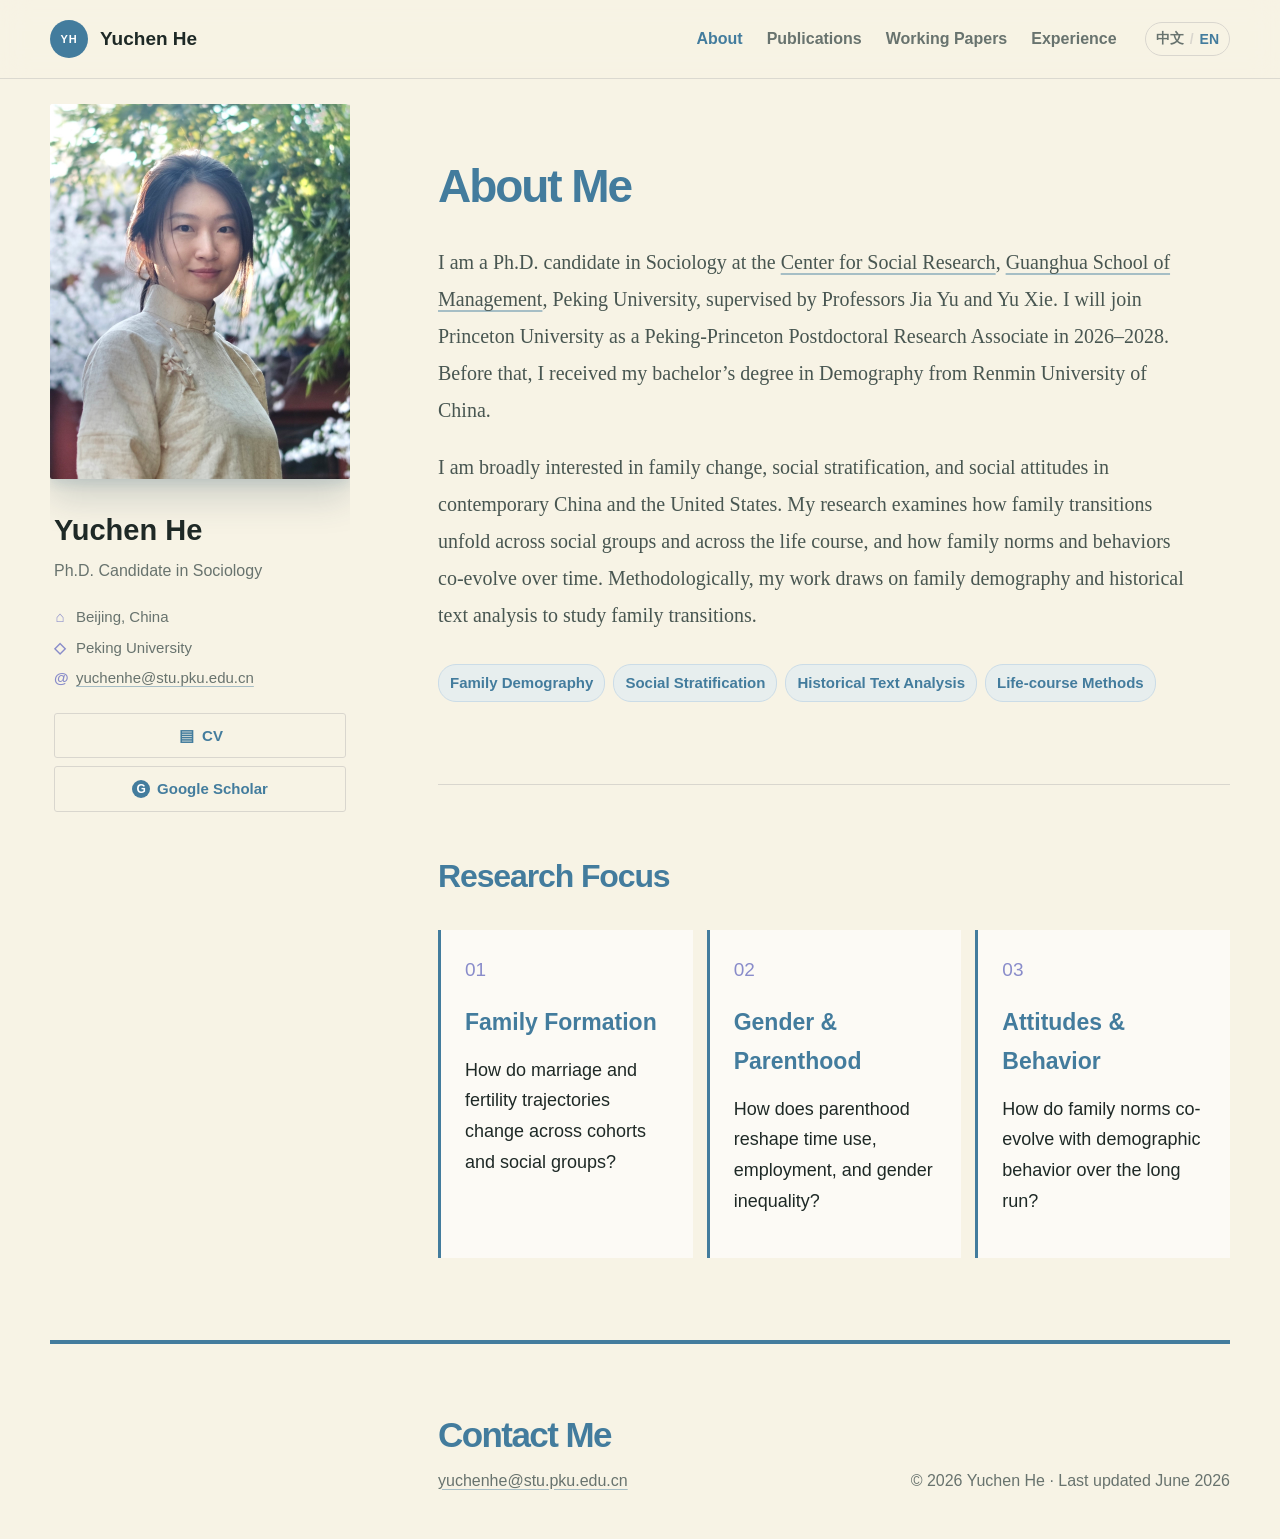
<file: index.html>
<!doctype html>
<html lang="en">
  <head>
    <meta charset="UTF-8" />
    <meta name="viewport" content="width=device-width, initial-scale=1.0" />
    <meta name="description" content="Academic homepage of Yuchen He, a sociologist studying families, fertility, and social stratification." />
    <title>Yuchen He | 何雨辰</title>
    <link rel="icon" href="assets/favicon.svg" type="image/svg+xml" />
    <link rel="preconnect" href="https://fonts.googleapis.com" />
    <link rel="preconnect" href="https://fonts.gstatic.com" crossorigin />
    <link href="https://fonts.googleapis.com/css2?family=DM+Sans:wght@400;500;600;700&family=Libre+Baskerville:wght@400;700&family=Noto+Serif+SC:wght@500;600;700&display=swap" rel="stylesheet" />
    <link rel="stylesheet" href="styles.css?v=20260602-4" />
    <script src="script.js?v=20260602-4" defer></script>
  </head>
  <body data-language="en" data-page="about">
    <header class="site-header"></header>
    <main class="page-shell">
      <aside class="profile-card"></aside>
      <article class="page-content">
        <section class="page-section about-section">
          <h1><span class="lang lang-en">About Me</span><span class="lang lang-zh">个人简介</span></h1>
          <div class="lead-copy">
            <div class="lang lang-en">
              <p>I am a Ph.D. candidate in Sociology at the <a href="https://csr.pku.edu.cn/" target="_blank" rel="noreferrer">Center for Social Research</a>, <a href="https://en.gsm.pku.edu.cn/" target="_blank" rel="noreferrer">Guanghua School of Management</a>, Peking University, supervised by Professors Jia Yu and Yu Xie. I will join Princeton University as a Peking-Princeton Postdoctoral Research Associate in 2026–2028. Before that, I received my bachelor’s degree in Demography from Renmin University of China.</p>
              <p>I am broadly interested in family change, social stratification, and social attitudes in contemporary China and the United States. My research examines how family transitions unfold across social groups and across the life course, and how family norms and behaviors co-evolve over time. Methodologically, my work draws on family demography and historical text analysis to study family transitions.</p>
            </div>
            <div class="lang lang-zh">
              <p>我是北京大学<a href="https://csr.pku.edu.cn/" target="_blank" rel="noreferrer">社会研究中心</a>、<a href="https://www.gsm.pku.edu.cn/" target="_blank" rel="noreferrer">光华管理学院</a>社会学博士候选人，导师为於嘉长聘副教授和谢宇教授。2026 至 2028 年间，我将担任北京大学—普林斯顿大学联合博士后研究员。在此之前，我于中国人民大学获得人口学方向学士学位。</p>
              <p>我主要关注当代中国与美国的家庭变迁、社会分层和社会态度。我的研究主要考察家庭形成的生命历程如何在不同社会群体中展开，以及家庭规范与家庭行为如何随时间共同演变。在方法上，我目前主要运用定量社会学、人口学方法和历史文本分析分析家庭变迁。</p>
            </div>
          </div>
          <div class="research-tags" aria-label="Research interests">
            <span><span class="lang lang-en">Family Demography</span><span class="lang lang-zh">家庭人口学</span></span>
            <span><span class="lang lang-en">Social Stratification</span><span class="lang lang-zh">社会分层</span></span>
            <span><span class="lang lang-en">Historical Text Analysis</span><span class="lang lang-zh">历史文本分析</span></span>
            <span><span class="lang lang-en">Life-course Methods</span><span class="lang lang-zh">生命历程方法</span></span>
          </div>
        </section>
        <section class="page-section research-highlight">
          <div class="section-heading">
            <h2><span class="lang lang-en">Research Focus</span><span class="lang lang-zh">研究方向</span></h2>
          </div>
          <div class="highlight-grid">
            <article class="highlight-card">
              <p class="card-number">01</p>
              <h3><span class="lang lang-en">Family Formation</span><span class="lang lang-zh">家庭形成</span></h3>
              <p class="lang lang-en">How do marriage and fertility trajectories change across cohorts and social groups?</p>
              <p class="lang lang-zh">婚姻与生育轨迹如何随代际和社会群体而变化？</p>
            </article>
            <article class="highlight-card">
              <p class="card-number">02</p>
              <h3><span class="lang lang-en">Gender & Parenthood</span><span class="lang lang-zh">性别与母职</span></h3>
              <p class="lang lang-en">How does parenthood reshape time use, employment, and gender inequality?</p>
              <p class="lang lang-zh">成为父母如何重塑时间使用、劳动参与与性别不平等？</p>
            </article>
            <article class="highlight-card">
              <p class="card-number">03</p>
              <h3><span class="lang lang-en">Attitudes & Behavior</span><span class="lang lang-zh">观念与行为</span></h3>
              <p class="lang lang-en">How do family norms co-evolve with demographic behavior over the long run?</p>
              <p class="lang lang-zh">家庭观念与人口行为如何在长期进程中共同演变？</p>
            </article>
          </div>
        </section>
      </article>
    </main>
    <footer></footer>
  </body>
</html>
</file>
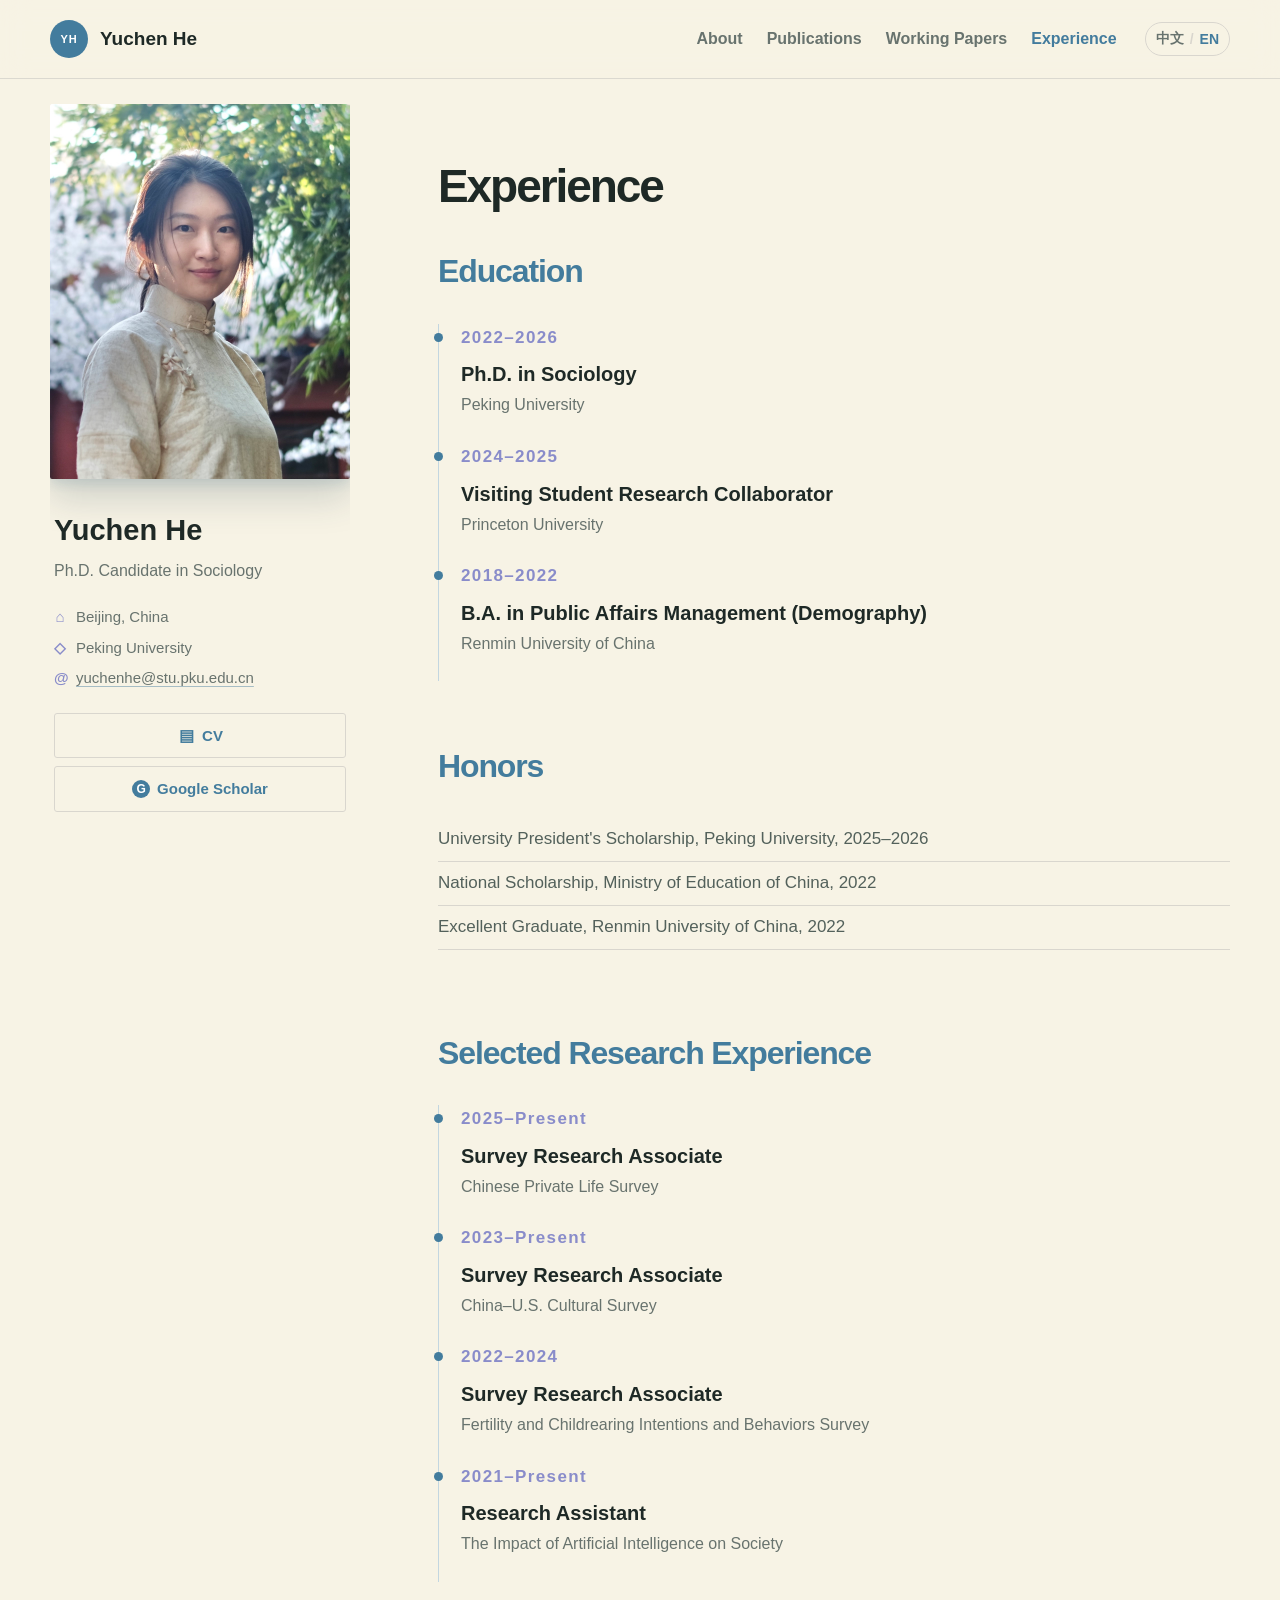
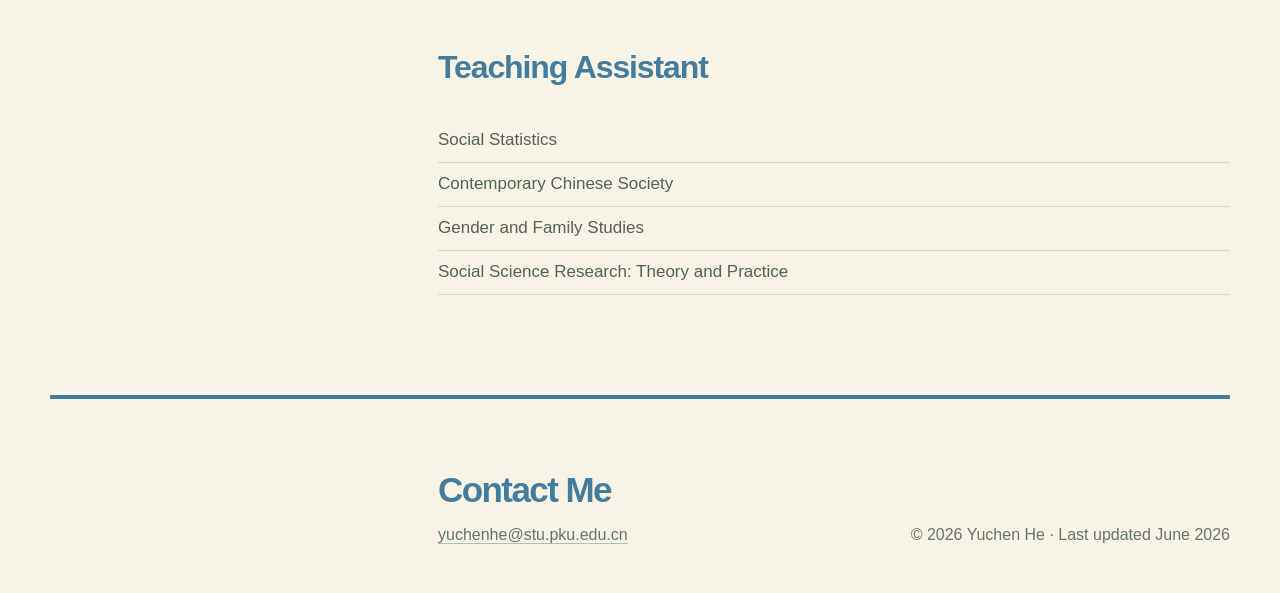
<file: experience.html>
<!doctype html>
<html lang="en">
  <head>
    <meta charset="UTF-8" /><meta name="viewport" content="width=device-width, initial-scale=1.0" />
    <title>Experience | Yuchen He</title>
    <link rel="icon" href="assets/favicon.svg" type="image/svg+xml" /><link rel="preconnect" href="https://fonts.googleapis.com" /><link rel="preconnect" href="https://fonts.gstatic.com" crossorigin />
    <link href="https://fonts.googleapis.com/css2?family=DM+Sans:wght@400;500;600;700&family=Libre+Baskerville:wght@400;700&family=Noto+Serif+SC:wght@500;600;700&display=swap" rel="stylesheet" />
    <link rel="stylesheet" href="styles.css?v=20260602-4" /><script src="script.js?v=20260602-4" defer></script>
  </head>
  <body data-language="en" data-page="experience">
    <header class="site-header"></header>
    <main class="page-shell">
      <aside class="profile-card"></aside>
      <article class="page-content">
        <section class="page-section">
          <h1><span class="lang lang-en">Experience</span><span class="lang lang-zh">学术经历</span></h1>
          <div class="experience-stack">
            <section><h2><span class="lang lang-en">Education</span><span class="lang lang-zh">教育经历</span></h2><div class="timeline">
              <article><p class="timeline-date">2022–2026</p><h3><span class="lang lang-en">Ph.D. in Sociology</span><span class="lang lang-zh">社会学博士</span></h3><p><span class="lang lang-en">Peking University</span><span class="lang lang-zh">北京大学</span></p></article>
              <article><p class="timeline-date">2024–2025</p><h3><span class="lang lang-en">Visiting Student Research Collaborator</span><span class="lang lang-zh">访问研究合作者</span></h3><p><span class="lang lang-en">Princeton University</span><span class="lang lang-zh">普林斯顿大学</span></p></article>
              <article><p class="timeline-date">2018–2022</p><h3><span class="lang lang-en">B.A. in Public Affairs Management (Demography)</span><span class="lang lang-zh">公共事业管理学士（人口学方向）</span></h3><p><span class="lang lang-en">Renmin University of China</span><span class="lang lang-zh">中国人民大学</span></p></article>
            </div></section>
            <section><h2><span class="lang lang-en">Honors</span><span class="lang lang-zh">荣誉</span></h2><ul class="simple-list">
              <li><span class="lang lang-en">University President's Scholarship, Peking University, 2025–2026</span><span class="lang lang-zh">北京大学校长奖学金，2025–2026</span></li>
              <li><span class="lang lang-en">National Scholarship, Ministry of Education of China, 2022</span><span class="lang lang-zh">国家奖学金，2022</span></li>
              <li><span class="lang lang-en">Excellent Graduate, Renmin University of China, 2022</span><span class="lang lang-zh">中国人民大学优秀毕业生，2022</span></li>
            </ul></section>
            <section><h2><span class="lang lang-en">Selected Research Experience</span><span class="lang lang-zh">部分科研经历</span></h2><div class="timeline">
              <article><p class="timeline-date">2025–<span class="lang lang-en">Present</span><span class="lang lang-zh">今</span></p><h3><span class="lang lang-en">Survey Research Associate</span><span class="lang lang-zh">调查研究助理</span></h3><p><span class="lang lang-en">Chinese Private Life Survey</span><span class="lang lang-zh">中国人私生活质量调查</span></p></article>
              <article><p class="timeline-date">2023–<span class="lang lang-en">Present</span><span class="lang lang-zh">今</span></p><h3><span class="lang lang-en">Survey Research Associate</span><span class="lang lang-zh">调查研究助理</span></h3><p><span class="lang lang-en">China–U.S. Cultural Survey</span><span class="lang lang-zh">中美文化调查</span></p></article>
              <article><p class="timeline-date">2022–2024</p><h3><span class="lang lang-en">Survey Research Associate</span><span class="lang lang-zh">调查研究助理</span></h3><p><span class="lang lang-en">Fertility and Childrearing Intentions and Behaviors Survey</span><span class="lang lang-zh">中国生育意愿与行为调查</span></p></article>
              <article><p class="timeline-date">2021–<span class="lang lang-en">Present</span><span class="lang lang-zh">今</span></p><h3><span class="lang lang-en">Research Assistant</span><span class="lang lang-zh">研究助理</span></h3><p><span class="lang lang-en">The Impact of Artificial Intelligence on Society</span><span class="lang lang-zh">人工智能对社会的影响</span></p></article>
            </div></section>
            <section><h2><span class="lang lang-en">Teaching Assistant</span><span class="lang lang-zh">助教经历</span></h2><ul class="simple-list">
              <li><span class="lang lang-en">Social Statistics</span><span class="lang lang-zh">社会统计学</span></li><li><span class="lang lang-en">Contemporary Chinese Society</span><span class="lang lang-zh">当代中国社会</span></li><li><span class="lang lang-en">Gender and Family Studies</span><span class="lang lang-zh">性别与家庭研究</span></li><li><span class="lang lang-en">Social Science Research: Theory and Practice</span><span class="lang lang-zh">社会科学研究：理论与实践</span></li>
            </ul></section>
          </div>
        </section>
      </article>
    </main>
    <footer></footer>
  </body>
</html>
</file>
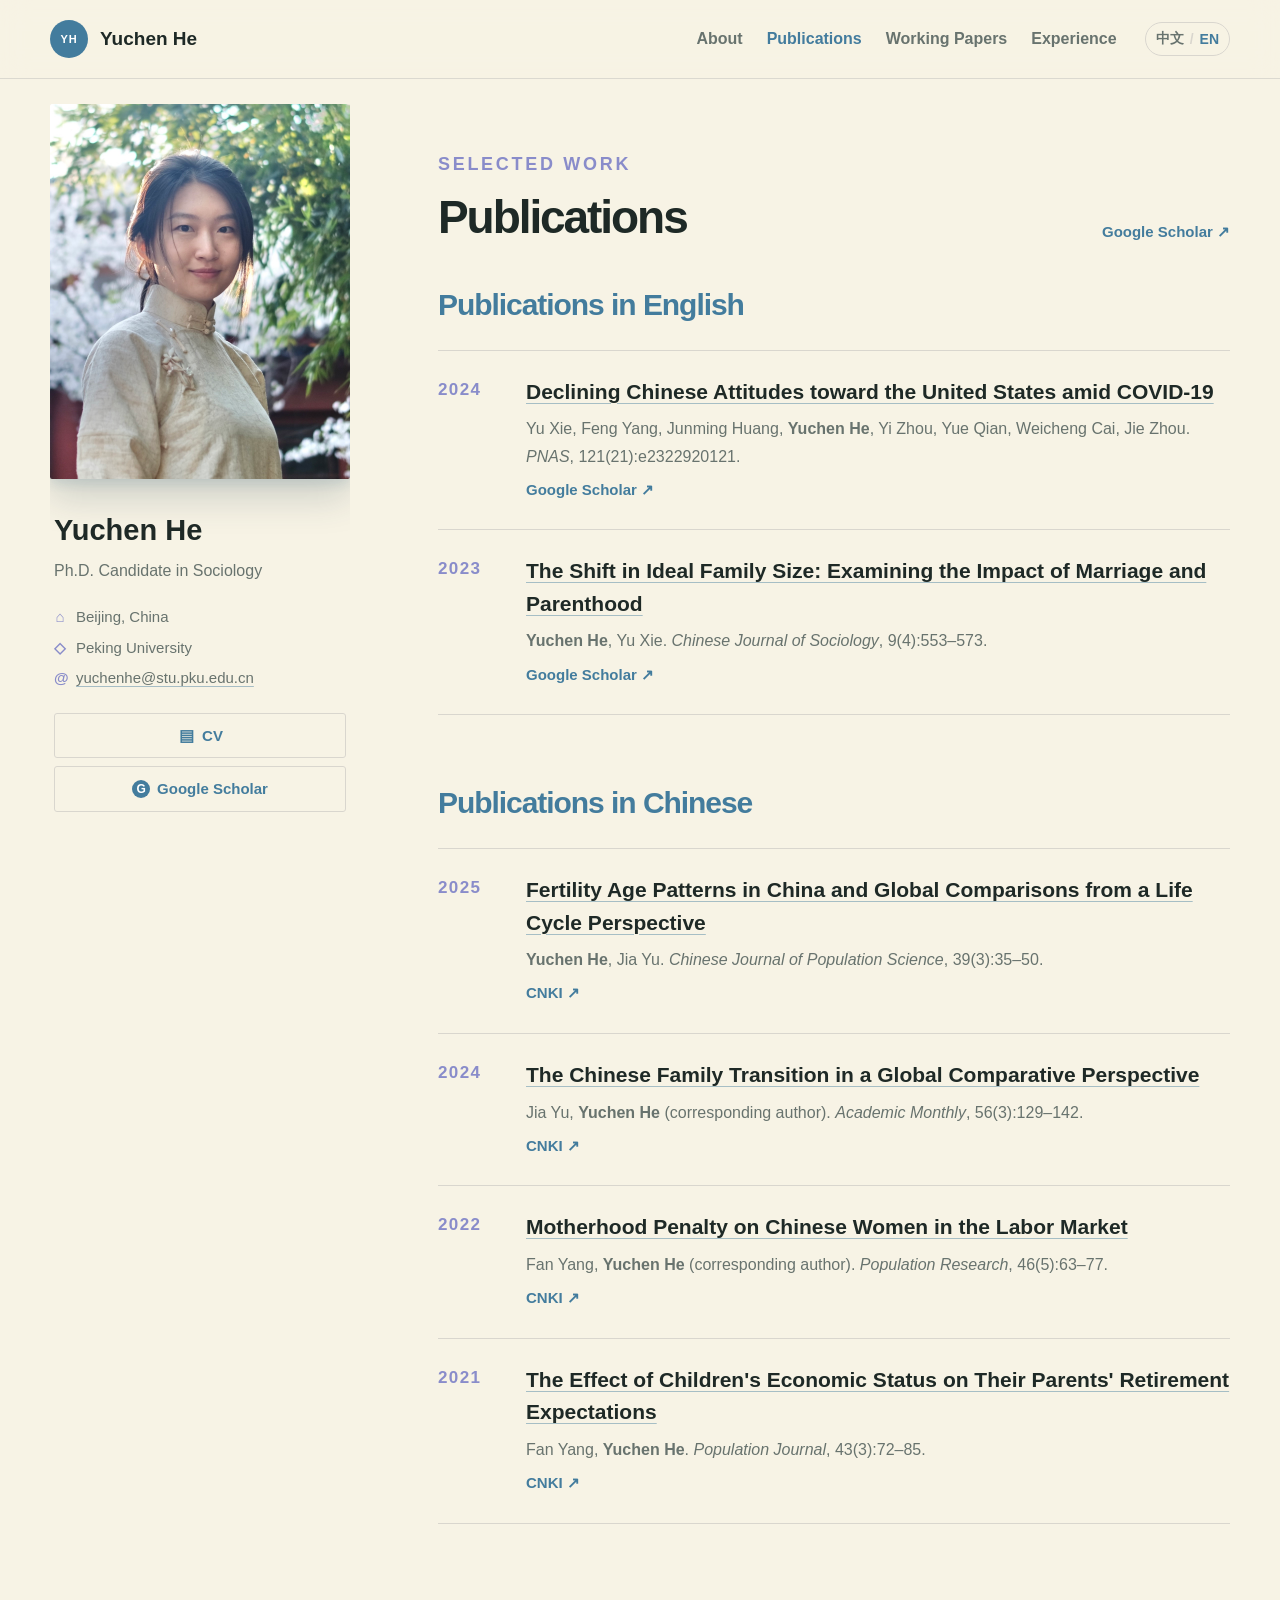
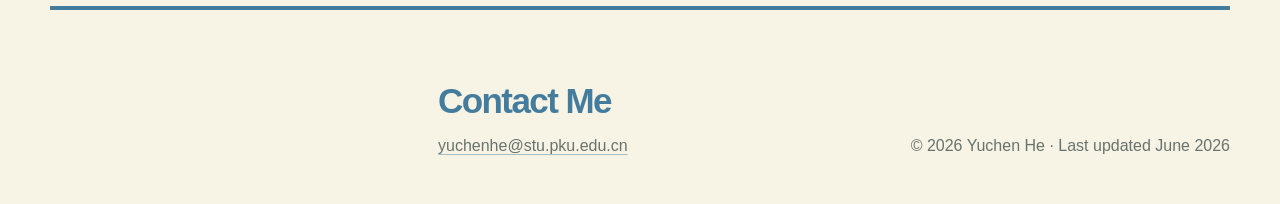
<file: publications.html>
<!doctype html>
<html lang="en">
  <head>
    <meta charset="UTF-8" /><meta name="viewport" content="width=device-width, initial-scale=1.0" />
    <title>Publications | Yuchen He</title>
    <link rel="icon" href="assets/favicon.svg" type="image/svg+xml" />
    <link rel="preconnect" href="https://fonts.googleapis.com" /><link rel="preconnect" href="https://fonts.gstatic.com" crossorigin />
    <link href="https://fonts.googleapis.com/css2?family=DM+Sans:wght@400;500;600;700&family=Libre+Baskerville:wght@400;700&family=Noto+Serif+SC:wght@500;600;700&display=swap" rel="stylesheet" />
    <link rel="stylesheet" href="styles.css?v=20260602-4" /><script src="script.js?v=20260602-4" defer></script>
  </head>
  <body data-language="en" data-page="publications">
    <header class="site-header"></header>
    <main class="page-shell">
      <aside class="profile-card"></aside>
      <article class="page-content">
        <section class="page-section">
          <p class="section-kicker"><span class="lang lang-en">Selected Work</span><span class="lang lang-zh">研究成果</span></p>
          <div class="section-heading split-heading">
            <h1><span class="lang lang-en">Publications</span><span class="lang lang-zh">已发表论文</span></h1>
            <a class="text-link" href="https://scholar.google.com/citations?hl=zh-CN&amp;user=-XjJC-cAAAAJ" target="_blank" rel="noreferrer">Google Scholar ↗</a>
          </div>
          <h2 class="publication-group-title"><span class="lang lang-en">Publications in English</span><span class="lang lang-zh">英文发表</span></h2>
          <ol class="publication-list">
            <li class="publication-item"><p class="publication-year">2024</p><div><h3><a href="https://scholar.google.com/scholar?q=Declining+Chinese+Attitudes+toward+the+United+States+amid+COVID-19" target="_blank" rel="noreferrer">Declining Chinese Attitudes toward the United States amid COVID-19</a></h3><p>Yu Xie, Feng Yang, Junming Huang, <strong>Yuchen He</strong>, Yi Zhou, Yue Qian, Weicheng Cai, Jie Zhou. <em>PNAS</em>, 121(21):e2322920121.</p><a class="paper-link" href="https://scholar.google.com/scholar?q=Declining+Chinese+Attitudes+toward+the+United+States+amid+COVID-19" target="_blank" rel="noreferrer">Google Scholar ↗</a></div></li>
            <li class="publication-item"><p class="publication-year">2023</p><div><h3><a href="https://scholar.google.com/scholar?q=The+Shift+in+Ideal+Family+Size+Examining+the+Impact+of+Marriage+and+Parenthood" target="_blank" rel="noreferrer">The Shift in Ideal Family Size: Examining the Impact of Marriage and Parenthood</a></h3><p><strong>Yuchen He</strong>, Yu Xie. <em>Chinese Journal of Sociology</em>, 9(4):553–573.</p><a class="paper-link" href="https://scholar.google.com/scholar?q=The+Shift+in+Ideal+Family+Size+Examining+the+Impact+of+Marriage+and+Parenthood" target="_blank" rel="noreferrer">Google Scholar ↗</a></div></li>
          </ol>
          <section class="publication-group">
            <h2><span class="lang lang-en">Publications in Chinese</span><span class="lang lang-zh">中文发表</span></h2>
            <ol class="publication-list">
            <li class="publication-item"><p class="publication-year">2025</p><div><h3><a href="https://kns.cnki.net/kcms2/article/abstract?v=J6dHN9cz2Tsy4j9cNkkkAm0a3iIunsAXRTXphmO_tE9q5zLOOrkdoScTO2Aw_Kz-5FWrvKrcSL2F-VAdgHklCr7sGqaOGdfXOSFtY-BE8Q8n5ieNzrj6SSe7nfLm0NfizGkuRvYDiOuA2LKn-PLDJVPgaeFMjZiEpmepir4QMBkD8XX_jcCLjg==&amp;uniplatform=NZKPT&amp;language=CHS" target="_blank" rel="noreferrer"><span class="lang lang-en">Fertility Age Patterns in China and Global Comparisons from a Life Cycle Perspective</span><span class="lang lang-zh">生命周期视角下中国生育年龄模式的变动与国际比较</span></a></h3><p><strong><span class="lang lang-en">Yuchen He</span><span class="lang lang-zh">何雨辰</span></strong>, <span class="lang lang-en">Jia Yu</span><span class="lang lang-zh">於嘉</span>. <em><span class="lang lang-en">Chinese Journal of Population Science</span><span class="lang lang-zh">中国人口科学</span></em>, 39(3):35–50.</p><a class="paper-link" href="https://kns.cnki.net/kcms2/article/abstract?v=J6dHN9cz2Tsy4j9cNkkkAm0a3iIunsAXRTXphmO_tE9q5zLOOrkdoScTO2Aw_Kz-5FWrvKrcSL2F-VAdgHklCr7sGqaOGdfXOSFtY-BE8Q8n5ieNzrj6SSe7nfLm0NfizGkuRvYDiOuA2LKn-PLDJVPgaeFMjZiEpmepir4QMBkD8XX_jcCLjg==&amp;uniplatform=NZKPT&amp;language=CHS" target="_blank" rel="noreferrer">CNKI ↗</a></div></li>
            <li class="publication-item"><p class="publication-year">2024</p><div><h3><a href="https://kns.cnki.net/kcms2/article/abstract?v=J6dHN9cz2TuPRwLIQ0Bv7c4fucikLj-mkM_aVvhU-kvekt5DMYg2unNKw_II9el5WTq0GnIAXivJcw5067vZ0PFcjtU26Q28ugtkpSNurvYIKyUvxGJ7Rxnd8O2BWkAF-qckUFpmJOTVUl8re7ufX9xnhcHC1ukctnjAmEbVfbfqxyzBPflNSQ==&amp;uniplatform=NZKPT&amp;language=CHS" target="_blank" rel="noreferrer"><span class="lang lang-en">The Chinese Family Transition in a Global Comparative Perspective</span><span class="lang lang-zh">国际比较视野下中国家庭特征的转变</span></a></h3><p><span class="lang lang-en">Jia Yu, <strong>Yuchen He</strong> (corresponding author)</span><span class="lang lang-zh">於嘉，<strong>何雨辰</strong>（通讯作者）</span>. <em><span class="lang lang-en">Academic Monthly</span><span class="lang lang-zh">学术月刊</span></em>, 56(3):129–142.</p><a class="paper-link" href="https://kns.cnki.net/kcms2/article/abstract?v=J6dHN9cz2TuPRwLIQ0Bv7c4fucikLj-mkM_aVvhU-kvekt5DMYg2unNKw_II9el5WTq0GnIAXivJcw5067vZ0PFcjtU26Q28ugtkpSNurvYIKyUvxGJ7Rxnd8O2BWkAF-qckUFpmJOTVUl8re7ufX9xnhcHC1ukctnjAmEbVfbfqxyzBPflNSQ==&amp;uniplatform=NZKPT&amp;language=CHS" target="_blank" rel="noreferrer">CNKI ↗</a></div></li>
            <li class="publication-item"><p class="publication-year">2022</p><div><h3><a href="https://kns.cnki.net/kcms2/article/abstract?v=J6dHN9cz2TvrckWJRDxR2qmfdY1aK4PjoAoME6BNg8PN42npd6ITaLIgI7LUjCXzdwvNN54ta1Mlb8NRzWlWAUTVzodmxBLOt43BnL3XQg4Gszne8g3Q5_pSOU6AfYXqnV_cara1SHH-nB5mvMDqWbFpJss6rPlAbRYPVStPxW3g_9aPWUNn4w==&amp;uniplatform=NZKPT&amp;language=CHS" target="_blank" rel="noreferrer"><span class="lang lang-en">Motherhood Penalty on Chinese Women in the Labor Market</span><span class="lang lang-zh">中国女性劳动供给中的“母职惩罚”</span></a></h3><p><span class="lang lang-en">Fan Yang, <strong>Yuchen He</strong> (corresponding author)</span><span class="lang lang-zh">杨凡，<strong>何雨辰</strong>（通讯作者）</span>. <em><span class="lang lang-en">Population Research</span><span class="lang lang-zh">人口研究</span></em>, 46(5):63–77.</p><a class="paper-link" href="https://kns.cnki.net/kcms2/article/abstract?v=J6dHN9cz2TvrckWJRDxR2qmfdY1aK4PjoAoME6BNg8PN42npd6ITaLIgI7LUjCXzdwvNN54ta1Mlb8NRzWlWAUTVzodmxBLOt43BnL3XQg4Gszne8g3Q5_pSOU6AfYXqnV_cara1SHH-nB5mvMDqWbFpJss6rPlAbRYPVStPxW3g_9aPWUNn4w==&amp;uniplatform=NZKPT&amp;language=CHS" target="_blank" rel="noreferrer">CNKI ↗</a></div></li>
            <li class="publication-item"><p class="publication-year">2021</p><div><h3><a href="https://kns.cnki.net/kcms2/article/abstract?v=J6dHN9cz2TuUgTDAbtCSOZXhA7_NGKm7vDzhFy7oFAq6F-ffyonjEpX1cv-eh7wm2rEUiuWv1fKokjAyRvrkFRQOKm_1JCSvsYh_qh-ECatJ-jOm78UYYmiQggogW7YXs04XeLuYezqPb4QAiQhpvoVLthi11tj1sXg1bLXgAlgYhOL12udRoQ==&amp;uniplatform=NZKPT&amp;language=CHS" target="_blank" rel="noreferrer"><span class="lang lang-en">The Effect of Children's Economic Status on Their Parents' Retirement Expectations</span><span class="lang lang-zh">子女经济特征对父母退休期望的影响</span></a></h3><p><span class="lang lang-en">Fan Yang, <strong>Yuchen He</strong></span><span class="lang lang-zh">杨凡，<strong>何雨辰</strong></span>. <em><span class="lang lang-en">Population Journal</span><span class="lang lang-zh">人口学刊</span></em>, 43(3):72–85.</p><a class="paper-link" href="https://kns.cnki.net/kcms2/article/abstract?v=J6dHN9cz2TuUgTDAbtCSOZXhA7_NGKm7vDzhFy7oFAq6F-ffyonjEpX1cv-eh7wm2rEUiuWv1fKokjAyRvrkFRQOKm_1JCSvsYh_qh-ECatJ-jOm78UYYmiQggogW7YXs04XeLuYezqPb4QAiQhpvoVLthi11tj1sXg1bLXgAlgYhOL12udRoQ==&amp;uniplatform=NZKPT&amp;language=CHS" target="_blank" rel="noreferrer">CNKI ↗</a></div></li>
            </ol>
          </section>
        </section>
      </article>
    </main>
    <footer></footer>
  </body>
</html>
</file>
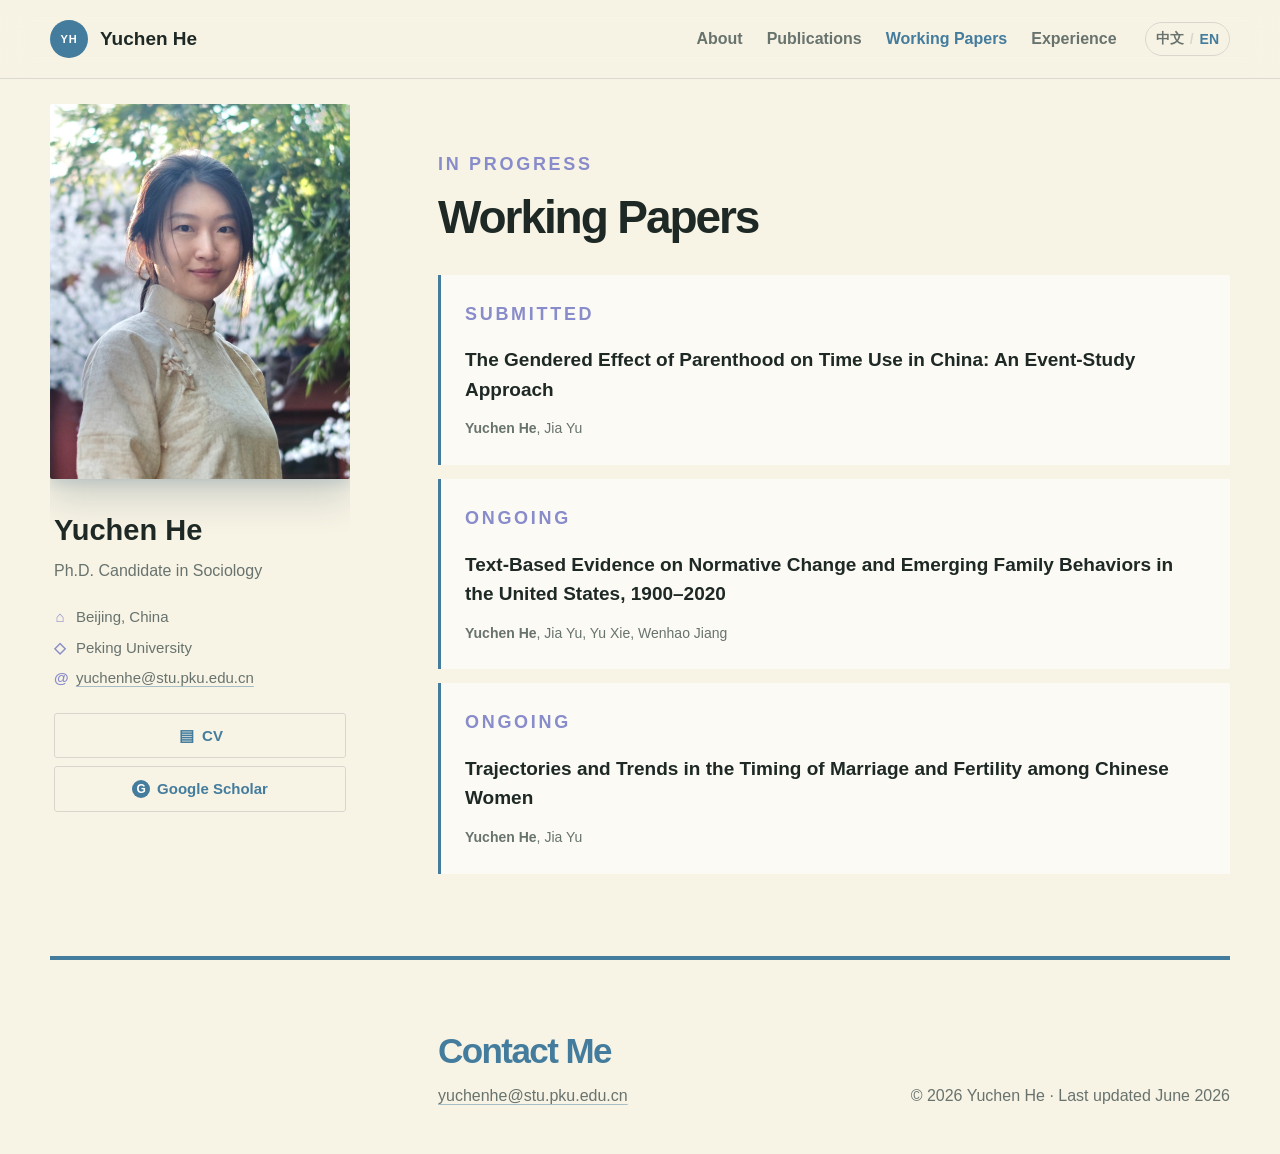
<file: working-papers.html>
<!doctype html>
<html lang="en">
  <head>
    <meta charset="UTF-8" /><meta name="viewport" content="width=device-width, initial-scale=1.0" />
    <title>Working Papers | Yuchen He</title>
    <link rel="icon" href="assets/favicon.svg" type="image/svg+xml" /><link rel="preconnect" href="https://fonts.googleapis.com" /><link rel="preconnect" href="https://fonts.gstatic.com" crossorigin />
    <link href="https://fonts.googleapis.com/css2?family=DM+Sans:wght@400;500;600;700&family=Libre+Baskerville:wght@400;700&family=Noto+Serif+SC:wght@500;600;700&display=swap" rel="stylesheet" />
    <link rel="stylesheet" href="styles.css?v=20260602-4" /><script src="script.js?v=20260602-4" defer></script>
  </head>
  <body data-language="en" data-page="working-papers">
    <header class="site-header"></header>
    <main class="page-shell">
      <aside class="profile-card"></aside>
      <article class="page-content">
        <section class="page-section">
          <p class="section-kicker"><span class="lang lang-en">In Progress</span><span class="lang lang-zh">正在进行</span></p>
          <h1><span class="lang lang-en">Working Papers</span><span class="lang lang-zh">工作论文</span></h1>
          <div class="working-grid">
            <article><p class="status"><span class="lang lang-en">Submitted</span><span class="lang lang-zh">已投稿</span></p><h3>The Gendered Effect of Parenthood on Time Use in China: An Event-Study Approach</h3><p><strong>Yuchen He</strong>, Jia Yu</p></article>
            <article><p class="status"><span class="lang lang-en">Ongoing</span><span class="lang lang-zh">进行中</span></p><h3>Text-Based Evidence on Normative Change and Emerging Family Behaviors in the United States, 1900–2020</h3><p><strong>Yuchen He</strong>, Jia Yu, Yu Xie, Wenhao Jiang</p></article>
            <article><p class="status"><span class="lang lang-en">Ongoing</span><span class="lang lang-zh">进行中</span></p><h3><span class="lang lang-en">Trajectories and Trends in the Timing of Marriage and Fertility among Chinese Women</span><span class="lang lang-zh">中国女性婚育时序的变动轨迹与趋势</span></h3><p><strong><span class="lang lang-en">Yuchen He</span><span class="lang lang-zh">何雨辰</span></strong>, <span class="lang lang-en">Jia Yu</span><span class="lang lang-zh">於嘉</span></p></article>
          </div>
        </section>
      </article>
    </main>
    <footer></footer>
  </body>
</html>
</file>
<file: styles.css>
:root {
  --ink: #1e2926;
  --muted: #68736e;
  --paper: #f7f3e5;
  --cream: #f0ece3;
  --line: #d9d6ce;
  --forest: #437c9d;
  --forest-light: #e2edf3;
  --gold: #898cca;
  --sans: "Helvetica Neue", Helvetica, Arial, sans-serif;
  --serif: Garamond, "EB Garamond", "Adobe Garamond Pro", Georgia, serif;
}

* {
  box-sizing: border-box;
}

html {
  scroll-behavior: smooth;
}

body {
  margin: 0;
  color: var(--ink);
  background: var(--paper);
  font-family: var(--sans);
  font-size: 18px;
  line-height: 1.7;
}

.lang-zh {
  font-family: SimHei, "黑体", "Microsoft YaHei", sans-serif;
}

.lead-copy .lang-zh,
.highlight-card > .lang-zh {
  font-family: SimSun, "宋体", serif;
}

a {
  color: inherit;
  text-decoration-color: rgba(67, 124, 157, 0.45);
  text-underline-offset: 0.2em;
}

a:hover {
  color: var(--forest);
  text-decoration-color: var(--forest);
}

.lang-zh,
body[data-language="zh"] .lang-en {
  display: none;
}

body[data-language="zh"] .lang-zh {
  display: revert;
}

.site-header {
  position: sticky;
  top: 0;
  z-index: 10;
  border-bottom: 1px solid rgba(217, 214, 206, 0.9);
  background: rgba(247, 243, 229, 0.93);
  backdrop-filter: blur(14px);
}

.nav-shell,
.page-shell,
.intro-shell,
.content-section,
footer {
  width: min(1180px, calc(100% - 48px));
  margin-inline: auto;
}

.nav-shell {
  display: flex;
  min-height: 78px;
  align-items: center;
  justify-content: space-between;
  gap: 32px;
}

.site-mark,
.nav-right,
.nav-links,
.language-toggle {
  display: flex;
  align-items: center;
}

.site-mark {
  gap: 12px;
  color: var(--ink);
  text-decoration: none;
}

.mark-monogram {
  display: grid;
  width: 38px;
  height: 38px;
  place-items: center;
  border-radius: 50%;
  background: var(--forest);
  color: #fff;
  font-size: 11px;
  font-weight: 700;
  letter-spacing: 0.08em;
}

.mark-name {
  font-family: var(--sans);
  font-size: 19px;
  font-weight: 700;
}

.nav-right {
  gap: 28px;
}

.nav-links {
  gap: 24px;
}

.nav-links a {
  color: var(--muted);
  font-size: 16px;
  font-weight: 600;
  text-decoration: none;
}

.nav-links a:hover,
.nav-links a.active {
  color: var(--forest);
}

.language-toggle {
  gap: 6px;
  padding: 7px 10px;
  border: 1px solid var(--line);
  border-radius: 20px;
  background: transparent;
  color: var(--muted);
  cursor: pointer;
  font-family: var(--sans);
  font-size: 14px;
  font-weight: 700;
}

.language-toggle:hover {
  border-color: var(--forest);
}

body[data-language="en"] [data-toggle-lang="en"],
body[data-language="zh"] [data-toggle-lang="zh"] {
  color: var(--forest);
}

.toggle-divider {
  color: var(--line);
}

.intro-shell {
  display: block;
  padding-left: 388px;
  padding-block: 72px 86px;
}

.page-shell {
  min-height: calc(100vh - 78px);
  padding: 70px 0 82px 388px;
}

.page-content {
  width: 100%;
}

.page-section + .page-section {
  margin-top: 82px;
  padding-top: 72px;
  border-top: 1px solid var(--line);
}

.profile-card {
  position: fixed;
  top: 104px;
  left: max(24px, calc((100vw - 1180px) / 2));
  width: 300px;
  max-height: calc(100vh - 128px);
  overflow-y: auto;
  padding-bottom: 4px;
}

.profile-photo {
  display: block;
  width: 100%;
  aspect-ratio: 4 / 5;
  height: auto;
  border-radius: 2px;
  object-fit: cover;
  object-position: 50% 46%;
  box-shadow: 0 18px 38px rgba(42, 66, 79, 0.2), 0 5px 12px rgba(67, 124, 157, 0.16);
}

.profile-details {
  padding: 24px 4px 0;
}

.eyebrow,
.section-kicker,
.status {
  margin: 0;
  color: var(--gold);
  font-size: 18px;
  font-weight: 700;
  letter-spacing: 0.15em;
  text-transform: uppercase;
}

h1,
h2,
h3,
h4,
p {
  margin-top: 0;
}

h1 {
  margin: 10px 0 30px;
  font-family: var(--sans);
  font-size: 46px;
  letter-spacing: -0.045em;
  line-height: 1.2;
}

.about-section h1 {
  color: var(--forest);
}

.profile-details h2 {
  margin: 3px 0 2px;
  font-family: var(--sans);
  font-size: 29px;
}

.profile-role {
  color: var(--muted);
  font-size: 16px;
}

.profile-meta,
.simple-list {
  padding: 0;
  list-style: none;
}

.profile-meta {
  margin: 20px 0;
}

.profile-meta li {
  display: flex;
  align-items: baseline;
  gap: 10px;
  margin: 5px 0;
  color: var(--muted);
  font-size: 15px;
}

.profile-meta a {
  overflow-wrap: anywhere;
}

.meta-icon {
  width: 12px;
  color: var(--gold);
  font-weight: 700;
  text-align: center;
}

.profile-actions {
  display: grid;
  gap: 8px;
  margin-top: 22px;
}

.button {
  display: flex;
  align-items: center;
  justify-content: center;
  gap: 7px;
  padding: 9px 14px;
  border-radius: 3px;
  font-size: 15px;
  font-weight: 700;
  text-align: center;
  text-decoration: none;
}

.button-icon {
  display: inline-grid;
  width: 18px;
  height: 18px;
  place-items: center;
  font-size: 16px;
  line-height: 1;
}

.scholar-icon {
  border-radius: 50%;
  background: var(--forest);
  color: #fff;
  font-family: Arial, sans-serif;
  font-size: 12px;
  font-weight: 700;
}

.button-primary {
  background: var(--forest);
  color: #fff;
}

.button-primary:hover {
  background: #315f7a;
  color: #fff;
}

.button-secondary {
  border: 1px solid var(--line);
  color: var(--forest);
}

.button-secondary:hover {
  border-color: var(--forest);
}

.intro-copy {
  padding-top: 18px;
}

.hero-body {
  max-width: 730px;
  color: #485651;
  font-size: 17px;
}

.lead-copy {
  max-width: 760px;
  color: #485651;
  font-family: var(--serif);
  font-size: 20px;
  line-height: 1.85;
}

.research-tags {
  display: flex;
  flex-wrap: wrap;
  gap: 8px;
  max-width: 780px;
  margin-top: 30px;
}

.research-tags > span {
  padding: 5px 11px;
  border: 1px solid #cbdce7;
  border-radius: 18px;
  background: rgba(226, 237, 243, 0.7);
  color: var(--forest);
  font-size: 15px;
  font-weight: 600;
}

.content-section {
  padding-block: 84px;
  padding-left: 388px;
  border-top: 1px solid var(--line);
  scroll-margin-top: 72px;
}

.section-heading {
  margin-bottom: 34px;
}

.section-heading h1 {
  margin-bottom: 0;
}

.section-heading h2,
.compact-grid h2,
footer h2 {
  margin: 7px 0 0;
  font-family: var(--sans);
  font-size: 35px;
  letter-spacing: -0.045em;
  line-height: 1.24;
}

.split-heading {
  display: flex;
  align-items: end;
  justify-content: space-between;
  gap: 24px;
}

.text-link,
.paper-link {
  color: var(--forest);
  font-size: 15px;
  font-weight: 700;
  text-decoration: none;
}

.highlight-grid,
.working-grid,
.compact-grid {
  display: grid;
  gap: 14px;
}

.highlight-grid {
  grid-template-columns: repeat(3, 1fr);
}

.highlight-card {
  min-height: 224px;
  padding: 24px;
  border-left: 3px solid var(--forest);
  background: rgba(255, 255, 255, 0.62);
}

.card-number {
  margin-bottom: 16px;
  color: var(--gold);
  font-family: var(--sans);
  font-size: 19px;
}

.highlight-card h3 {
  margin: 16px 0 13px;
  color: var(--forest);
  font-family: var(--sans);
  font-size: 23px;
}

.highlight-card p:last-child {
  margin-bottom: 0;
  color: #596660;
  font-family: Garamond, "EB Garamond", "Adobe Garamond Pro", Georgia, serif;
  font-size: 16px;
}

.publication-list {
  margin: 0;
  padding: 0;
  border-top: 1px solid var(--line);
  list-style: none;
}

.publication-group {
  margin-top: 62px;
}

.publication-group h2,
.publication-group-title {
  margin: 0 0 20px;
  color: var(--forest);
  font-family: var(--sans);
  font-size: 30px;
  letter-spacing: -0.035em;
}

.publication-item {
  display: grid;
  grid-template-columns: 68px minmax(0, 1fr);
  gap: 20px;
  padding: 25px 0;
  border-bottom: 1px solid var(--line);
}

.publication-year,
.timeline-date {
  margin-bottom: 0;
  color: var(--gold);
  font-size: 17px;
  font-weight: 700;
  letter-spacing: 0.08em;
}

.publication-item h3 {
  margin-bottom: 7px;
  font-family: var(--sans);
  font-size: 21px;
  line-height: 1.55;
}

.publication-item h3 a {
  text-decoration-thickness: 1px;
}

.publication-item p:not(.publication-year) {
  margin-bottom: 4px;
  color: var(--muted);
  font-size: 16px;
}

.muted-section {
  width: 100%;
  padding-right: max(24px, calc((100% - 1180px) / 2));
  padding-left: max(412px, calc((100% - 1180px) / 2 + 388px));
  background: var(--cream);
}

.working-grid {
  grid-template-columns: 1fr;
}

.working-grid article {
  padding: 24px;
  border-left: 3px solid var(--forest);
  background: rgba(255, 255, 255, 0.62);
}

.working-grid h3 {
  margin: 16px 0 13px;
  font-family: var(--sans);
  font-size: 19px;
  line-height: 1.55;
}

.working-grid p:last-child {
  margin-bottom: 0;
  color: var(--muted);
  font-size: 14px;
}

.timeline-grid {
  display: grid;
  grid-template-columns: repeat(2, 1fr);
  gap: 70px;
}

.education-grid {
  grid-template-columns: minmax(0, 620px);
}

.subsection-title {
  margin-bottom: 20px;
  color: var(--forest);
  font-family: var(--sans);
  font-size: 21px;
}

.timeline {
  border-left: 1px solid #c3d6e0;
}

.timeline article {
  position: relative;
  padding: 0 0 24px 22px;
}

.timeline article::before {
  position: absolute;
  top: 9px;
  left: -5px;
  width: 9px;
  height: 9px;
  border-radius: 50%;
  background: var(--forest);
  content: "";
}

.timeline h3,
.timeline h4 {
  margin: 5px 0 0;
  font-family: var(--sans);
  font-size: 20px;
}

.timeline p:last-child {
  margin-bottom: 0;
  color: var(--muted);
  font-size: 16px;
}

.compact-section {
  padding-block: 68px;
}

.compact-grid {
  display: grid;
  gap: 54px;
}

.compact-grid h2 {
  font-size: 27px;
}

.simple-list {
  margin-top: 22px;
}

.simple-list li {
  padding: 7px 0;
  border-bottom: 1px solid var(--line);
  color: #53615b;
  font-size: 17px;
}

.experience-stack {
  display: grid;
  gap: 58px;
}

.experience-stack h2,
.research-highlight h2 {
  margin: 0 0 25px;
  color: var(--forest);
  font-family: var(--sans);
  font-size: 32px;
  letter-spacing: -0.035em;
}

.compact-timeline {
  margin-top: 22px;
}

footer {
  display: flex;
  align-items: end;
  justify-content: space-between;
  gap: 40px;
  padding-left: 388px;
  padding-block: 62px 45px;
  border-top: 4px solid var(--forest);
}

footer h2 {
  color: var(--forest);
}

footer p {
  margin: 10px 0 0;
  color: var(--muted);
  font-size: 16px;
}

.copyright {
  text-align: right;
}

@media (max-width: 900px) {
  .nav-shell {
    gap: 18px;
  }

  .nav-right,
  .nav-links {
    gap: 14px;
  }

  .nav-links a {
    font-size: 14px;
  }

  .intro-shell,
  .page-shell {
    padding-left: 276px;
    padding-block: 52px 68px;
  }

  .profile-card {
    width: 230px;
  }

  .profile-photo {
    height: auto;
  }

  .highlight-grid,
  .working-grid {
    grid-template-columns: 1fr;
  }

  .highlight-card {
    min-height: unset;
  }

  .card-number {
    margin-bottom: 12px;
  }

  .content-section {
    padding-left: 276px;
  }

  .muted-section {
    padding-right: 24px;
    padding-left: 300px;
  }

  footer {
    padding-left: 276px;
  }
}

@media (max-width: 680px) {
  .nav-shell,
  .page-shell,
  .intro-shell,
  .content-section,
  footer {
    width: min(100% - 28px, 620px);
  }

  .nav-shell {
    flex-wrap: wrap;
    min-height: 64px;
    padding-block: 10px;
  }

  .nav-right {
    width: 100%;
    justify-content: space-between;
    gap: 10px;
    order: 2;
  }

  .nav-links {
    flex-wrap: wrap;
    gap: 5px 13px;
  }

  .nav-links a {
    font-size: 13px;
  }

  .language-toggle {
    flex: 0 0 auto;
    font-size: 12px;
  }

  .intro-shell,
  .page-shell {
    display: block;
    padding-left: 0;
    padding-block: 24px 50px;
  }

  .profile-card {
    position: static;
    display: block;
    width: 100%;
    max-height: none;
    overflow-y: visible;
    padding-bottom: 0;
  }

  .profile-photo {
    width: min(100%, 260px);
    height: auto;
    object-position: 50% 45%;
  }

  .profile-details {
    padding: 20px 0 0;
  }

  h1 {
    font-size: 34px;
  }

  .profile-role {
    margin-bottom: 8px;
    line-height: 1.4;
  }

  .profile-meta {
    margin: 12px 0;
  }

  .profile-meta li {
    margin: 3px 0;
    font-size: 14px;
  }

  .profile-actions {
    grid-template-columns: repeat(2, minmax(0, 1fr));
    margin-top: 15px;
  }

  .intro-copy {
    padding-top: 46px;
  }

  .hero-body {
    font-size: 15px;
  }

  .lead-copy {
    font-size: 17px;
  }

  .content-section {
    padding-left: 0;
    padding-block: 56px;
  }

  .page-section + .page-section {
    margin-top: 46px;
    padding-top: 42px;
  }

  .research-highlight .section-heading {
    margin-bottom: 18px;
  }

  .research-highlight h2 {
    margin-bottom: 0;
  }

  .highlight-grid {
    gap: 10px;
  }

  .highlight-card {
    min-height: 0;
    padding: 16px 18px;
  }

  .card-number {
    margin-bottom: 6px;
    font-size: 17px;
  }

  .highlight-card h3 {
    margin: 4px 0 6px;
    font-size: 20px;
  }

  .highlight-card p:last-child {
    font-size: 16px;
    line-height: 1.55;
  }

  .muted-section {
    width: 100%;
    padding-inline: 14px;
  }

  .section-heading h2,
  footer h2 {
    font-size: 27px;
  }

  .split-heading {
    display: block;
  }

  .split-heading .text-link {
    display: inline-block;
    margin-top: 10px;
  }

  .publication-item {
    grid-template-columns: 1fr;
    gap: 2px;
  }

  .publication-group {
    margin-top: 44px;
  }

  .publication-group h2,
  .publication-group-title {
    font-size: 26px;
  }

  .publication-item h3 {
    font-size: 18px;
  }

  .timeline-grid,
  .compact-grid {
    grid-template-columns: 1fr;
    gap: 36px;
  }

  footer {
    display: block;
    padding-left: 0;
    padding-block: 44px 30px;
  }

  .copyright {
    margin-top: 30px;
    text-align: left;
  }
}
</file>
